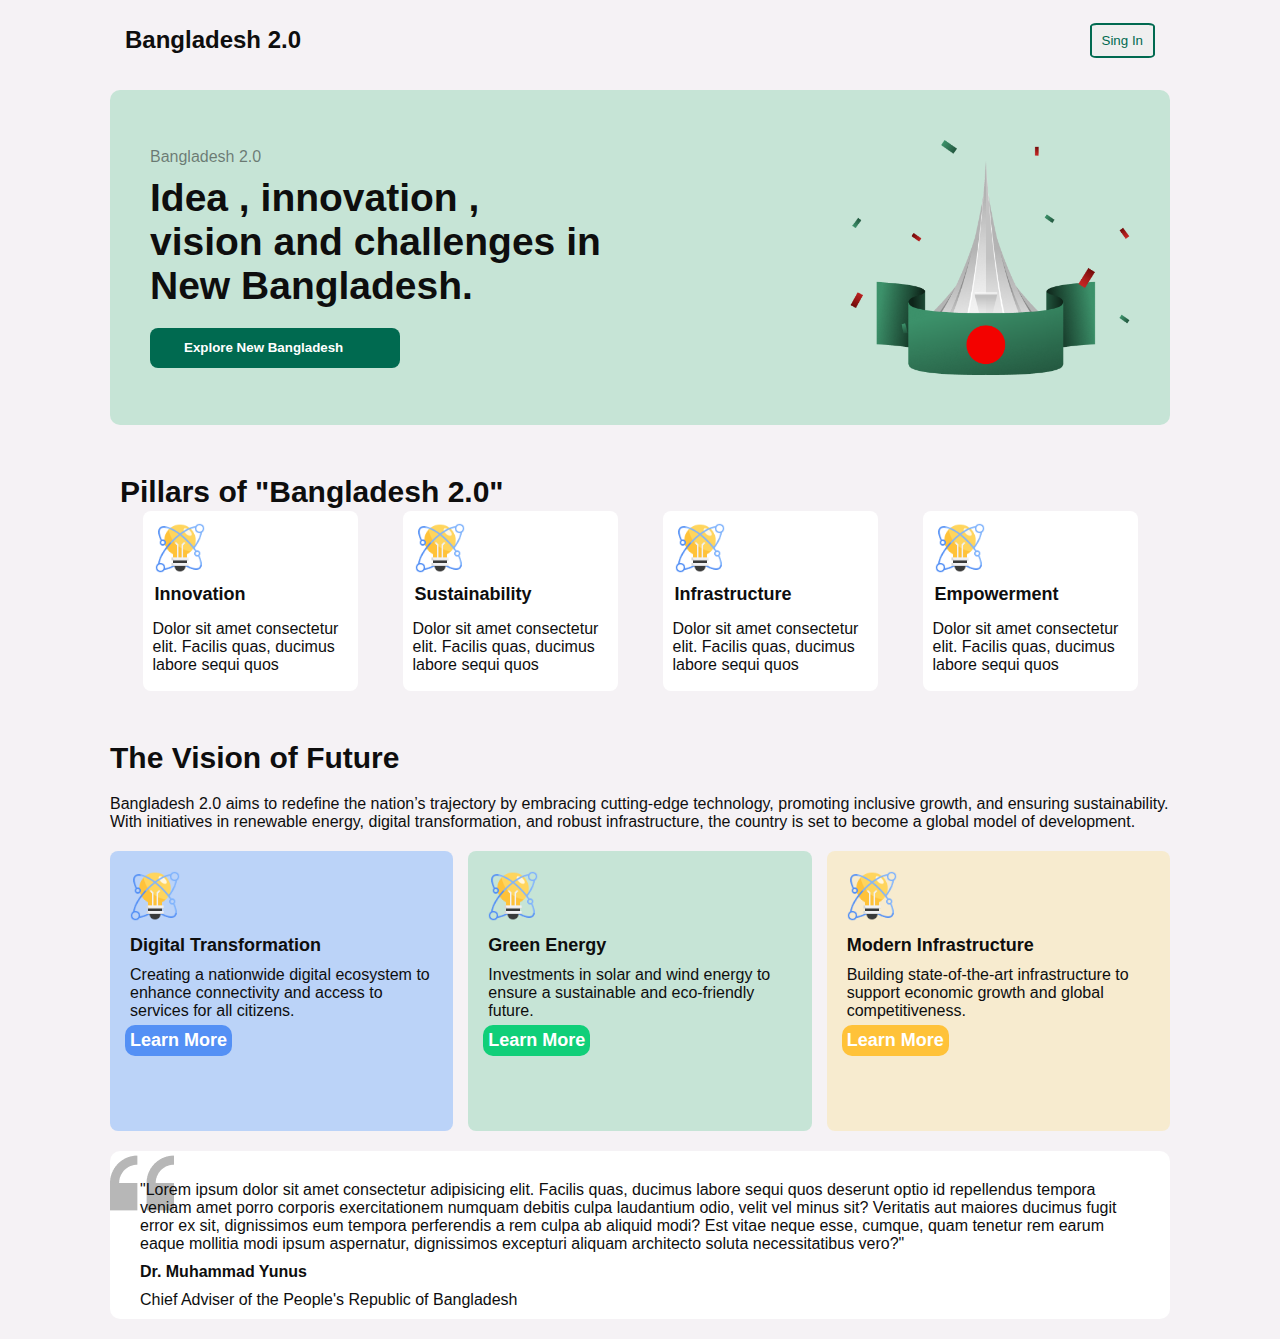
<file: 01-bangladesh2.0/index.html>
<!DOCTYPE html>
<html lang="en">
<head>
    <meta charset="UTF-8">
    <meta name="viewport" content="width=device-width, initial-scale=1.0">
    <title>Home page of Bangladesh 2.0</title>
    <link rel="stylesheet" href="style/style.css">
</head>
<body style="background-color: rgb(245, 242, 245)">
    <header>
        <nav>
            <ul>
                <li><a class="nav-bn" href="">Bangladesh 2.0</a></li>
                <li><a href=""><button>Sing In</button></a></li>
            </ul>
        </nav>
    </header>
    <main>
        <section class="hero">
            <div style="width: 80%;">
                <p id="hero-p1">Bangladesh 2.0</p>
                <p id="hero-p2">Idea , innovation ,<br>vision and challenges in<br>New Bangladesh.</p>
                <button id="hero-btn">Explore New Bangladesh</button>
            </div>
            <img src="images/hero.png" width="280px" height="auto">
        </section>
        <section class="pillars">
            <div>
                <h4>Pillars of "Bangladesh 2.0"</h4>
            </div>
            <div class="pillars-layout">
                <div class="pillars-design">
                    <img src="images/card-icon.png" alt="">
                    <h5>Innovation</h5>
                    <p>Dolor sit amet consectetur elit. Facilis quas, ducimus labore sequi quos </p>
                </div>
                <div class="pillars-design">
                    <img src="images/card-icon.png" alt="">
                    <h5>Sustainability</h5>
                    <p>Dolor sit amet consectetur elit. Facilis quas, ducimus labore sequi quos </p>
                </div>
                <div class="pillars-design">
                    <img src="images/card-icon.png" alt="">
                    <h5>Infrastructure</h5>
                    <p>Dolor sit amet consectetur elit. Facilis quas, ducimus labore sequi quos </p>
                </div>
                <div class="pillars-design">
                    <img src="images/card-icon.png" alt="">
                    <h5>Empowerment</h5>
                    <p>Dolor sit amet consectetur elit. Facilis quas, ducimus labore sequi quos </p>
                </div>
            </div>
        </section>
        <section class="future-vision">
            <h3>The Vision of Future</h3>
            <p>Bangladesh 2.0 aims to redefine the nation’s trajectory by embracing cutting-edge technology, promoting inclusive growth, and ensuring sustainability. With initiatives in renewable energy, digital transformation, and robust infrastructure, the country is set to become a global model of development.</p>
            <div class="future-vision-layout
">
                <div class="future-vision-design" style="background-color: rgba(129, 180, 252, 0.5);">
                    <img src="images/card-icon.png" alt="">
                    <h5>Digital Transformation</h5>
                    <P>Creating a nationwide digital ecosystem to enhance connectivity and access to services for all citizens.</P>
                    <button style="background-color: rgba(84, 144, 245, 1);">Learn More</button>
                </div>
                <div class="future-vision-design" style="background-color: rgba(198, 228, 214, 1);">
                    <img src="images/card-icon.png" alt="">
                    <h5>Green Energy</h5>
                    <P>Investments in solar and wind energy to ensure a sustainable and eco-friendly future.</P>
                    <button style="background-color:rgb(16, 207, 121);">Learn More</button>
                </div>
                <div class="future-vision-design" style="background-color: rgba(247, 235, 207, 1);">
                    <img src="images/card-icon.png" alt="">
                    <h5>Modern Infrastructure</h5>
                    <P>Building state-of-the-art infrastructure to support economic growth and global competitiveness.</P>
                    <button style="background-color: rgba(255, 194, 57, 1);">Learn More</button>
                </div>
            </div>
            <div class="future-vision-yunus" style="background-image:url(images/quote-bg.png); background-repeat: no-repeat; background-color: white;">
                <p>"Lorem ipsum dolor sit amet consectetur adipisicing elit. Facilis quas, ducimus labore sequi quos deserunt optio id repellendus tempora veniam amet porro corporis exercitationem numquam debitis culpa laudantium odio, velit vel minus sit? Veritatis aut maiores ducimus fugit error ex sit, dignissimos eum tempora perferendis a rem culpa ab aliquid modi? Est vitae neque esse, cumque, quam tenetur rem earum eaque mollitia modi ipsum aspernatur, dignissimos excepturi aliquam architecto soluta necessitatibus vero?"</p>
                <h4>Dr. Muhammad Yunus</h4>
                <p>Chief Adviser of the People's Republic of Bangladesh</p>
            </div>
        </section>
    </main>
    <footer>

    </footer>
</body>
</html>
</file>
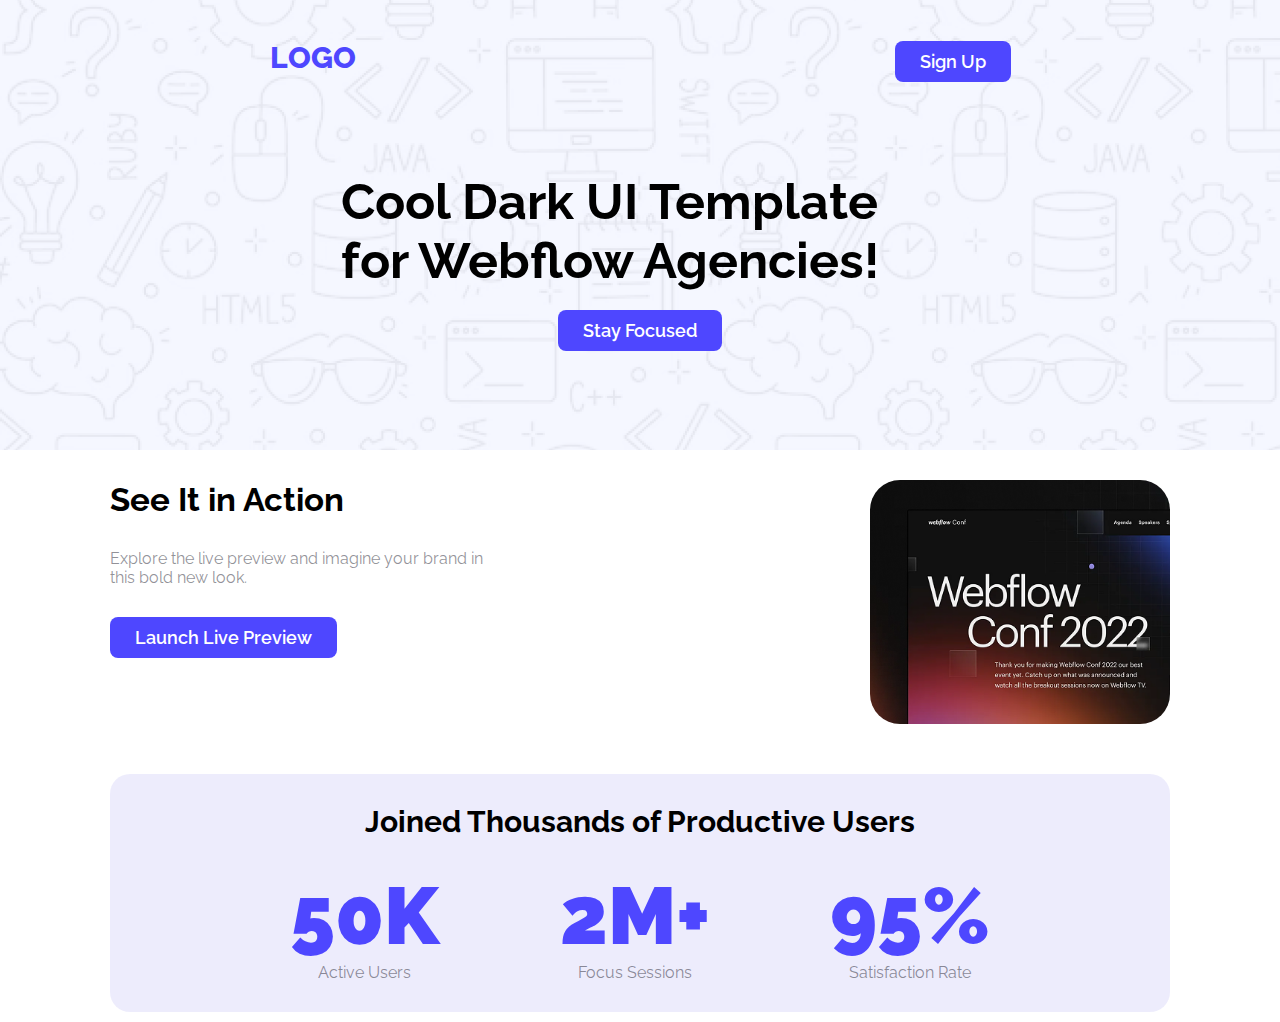
<file: 02-webflow-agencies/index.html>
<!DOCTYPE html>
<html lang="en">
<head>
    <meta charset="UTF-8">
    <meta name="viewport" content="width=device-width, initial-scale=1.0">
    <title>Webflow Agencies Home Page</title>
    <link rel="stylesheet" href="style/style.css">
</head>
<body >
    <header>
        <div style="background-image: url(images/Hero-bg.png); display: flex; flex-direction: column; align-items: center; height: 450px; gap: 50px;">
            <!-- nav section -->
            <nav class="nav">
                <ul>
                    <li><a href="">LOGO</a></li>
                    <li><a href=""><button class="home-page-btn">Sign Up</button></a></li>
                </ul>
            </nav>
            <!-- hero section -->
            <section class="hero">
                <h3>Cool Dark UI Template for Webflow Agencies!</h3>
                <button class="home-page-btn">Stay Focused</button>

            </section>
        </div>
    </header>
    <main style="margin: 10px 110px;">
        <!-- Action section -->
        <section class="action">
            <div>
                <h4>See It in Action</h4>
                <p>Explore the live preview and imagine your brand in this bold new look.</p>
                <button class="home-page-btn">Launch Live Preview</button>
            </div>
            <img src="images/wc-mini.png" alt="">
        </section>
        <!-- joined section -->
        <section class="joined">
            <h3>Joined Thousands of Productive Users</h3>
            <div>
                <div>
                    <p><span>50K</span><br>Active Users</p>
                </div>
                <div>
                    <p><span>2M+</span><br>Focus Sessions</p>
                </div>
                <div>
                    <p><span>95%</span><br>Satisfaction Rate</p>
                </div>
            </div>
        </section>
        

    </main>
    <footer>

    </footer>

</body>
</html>
</file>
<file: 01-bangladesh2.0/style/style.css>
@import url('https://fonts.googleapis.com/css2?family=Work+Sans:ital,wght@0,100..900;1,100..900&display=swap');
/* font-family: "Work Sans", sans-serif; */
*{
    margin: 0;
    padding: 0;
    font-family: sans-serif;
    color: rgba(14, 14, 14, 1);
}
/* nav section design */
nav> ul{
    display: flex;
    align-items: center ;
    justify-content: space-between;
    margin-right: 110px;
    margin-left: 110px;
    padding: 15px;
    height: 50px;
    list-style: none;
}
nav li>a{
    text-decoration: none;
}
.nav-bn{
    font-size: 24px;
    font-weight: 700;
}
nav a>button{
    padding: 10px;
    height: 35px;
    border: 2px solid rgba(0, 106, 80, 1) ;
    color: rgba(0, 106, 80, 1);
    border-radius: 10%;
    display: flex;
    justify-content: center;
    align-items: center;
}

/* hero section design */
.hero{
    display: flex;
    justify-content: space-between;
    align-items: center ;
    margin: 10px 110px;
    padding: 50px 40px;
    background: rgba(198, 228, 214, 1);
    border-radius: 10px;
}
#hero-p1{
    color: rgba(14, 14, 14, 0.5);
    font-size: 16px;
    font-weight: 500;
}
#hero-p2{
    margin-top: 10px;
    font-size: 39px;
    font-weight: 700;
}
#hero-btn{
    margin-top: 20px;
    width: 250px;
    height: 40px;
    color: white;
    font-weight:600 ;
    display: flex;
    align-items: center;
    padding: 17px 34px 17px 34px;
    border-radius: 8px;
    background: rgba(0, 106, 80, 1);
    border: none;
}

/* pillars section design */
.pillars{
    display: flex;
    margin: 40px 110px;
    flex-direction: column;
    padding: 10px;
    
}
.pillars h4{
    padding-bottom: 2px;
    font-size: 30px;
    font-weight: 700;
}
.pillars h5{
    padding-bottom: 10px;
    margin: 5px 2px;
    font-size: 18px;
    font-weight: 700;
}
.pillars img{
    padding: 2px;
    width: 50px;
}
.pillars-layout{
    display: flex;
    justify-content: space-around;

}
.pillars-design{
    border-radius: 8px;
    padding: 10px;
    width:195px;
    height:160px;
    background-color: white;
}

/* future-vision design */
.future-vision{
    display: flex;
    flex-direction: column;
    margin: 10px 110px;
}
.future-vision > h3{
    padding-bottom: 10px;
    font-size: 30px;
    font-weight: 700;
    margin-bottom: 10px;
    
}
.future-vision > p {
    padding-bottom: 10px;
    margin-bottom: 10px;
    
}
.future-vision > div{
    padding-bottom: 10px;
    margin-bottom: 10px;
    
}
.future-vision-layout{
    display: flex;
    justify-content: space-between;
    gap: 15px;
    
}
.future-vision-design{
    
    width: 32%;
    height: 250px;
    padding: 15px;
    border-radius: 8px;
}
.future-vision-design button{
    padding: 5px;
    border: none;
    color: white;
    font-size: 18px;
    font-weight: 700;
    border-radius: 10px;
}
.future-vision-design img{
    padding: 5px;
    width: 50px;
}
.future-vision-design h5{
    padding: 5px;
    font-size: 18px;
}
.future-vision-design p{
    padding: 5px;
    font-size: 16px;
}
.future-vision-yunus{
    padding: 30px;
    border-radius: 10px;
    display: flex;
    flex-direction: column;
    gap: 10px;
}
</file>
<file: 02-webflow-agencies/style/style.css>
@import url('https://fonts.googleapis.com/css2?family=Raleway:ital,wght@0,100..900;1,100..900&display=swap');@import url('https://fonts.googleapis.com/css2?family=Raleway:ital,wght@0,100..900;1,100..900&display=swap');
/* font-family: "Raleway", sans-serif; */
*{
    margin: 0px;
    padding: 0px;
    font-family: Raleway ;
}
.home-page-btn{
    padding: 10px 25px;
    font-size: 18px;
    color: white;
    font-weight: 600;
    background-color: rgba(78, 71, 255, 1);
    border-radius: 8px;
    border: none;
}
/* nav section design */
.nav{
    width: 100%;
    padding: 40px 10px;
}
.nav ul{
    display: flex;
    justify-content:space-around ;
}
.nav ul>li{
    list-style: none;
}
.nav li>a{
    text-decoration: none;
    color: rgba(78, 71, 255, 1);
    font-size: 30px;
    font-weight: 800;
    padding: 0px 10px;
}
/* hero section design */
.hero{
    display: flex;
    flex-direction: column;
    align-items: center;
    gap: 20px;
}

.hero >h3{
    width: 55%;
    font-size: 50px;
    font-weight: 700;
}

/* action section design */
.action{
    margin-top: 30px;
    display: flex;
    justify-content: space-between;
    gap: 100px;
}
.action >div{
    width: 400px;
    display: flex;
    flex-direction: column;
    align-items: flex-start;
    gap: 30px;
}
.action >img{
    width: 300px;
    border-radius: 30px;
}
.action div>h4{
    font-size: 33px;
    font-weight: 700;
}
.action div>p{
    font-size: 16px;
    color: rgba(37, 36, 50, 0.5);
}
/* joined section design */
.joined{
    background-color: rgba(193, 191, 246, 0.295);
    padding: 30px;
    border-radius: 20px;
    margin-top: 50px;
    display: flex;
    flex-direction: column;
    gap: 30px;
    align-items: center;
}
.joined>div{
    width: 70%;
    display: flex;
    gap: 20px;
    justify-content: space-between;
    text-align: center;
}

.joined>h3{
    font-size: 30px;
    font-weight: 700;
}
.joined div>p{
    font-size: 16px;
    color: rgba(37, 36, 50, 0.5);
}
.joined p>span{
    font-size: 80px;
    font-weight: 900;
    color:rgba(78, 71, 255, 1) ;
}
</file>
